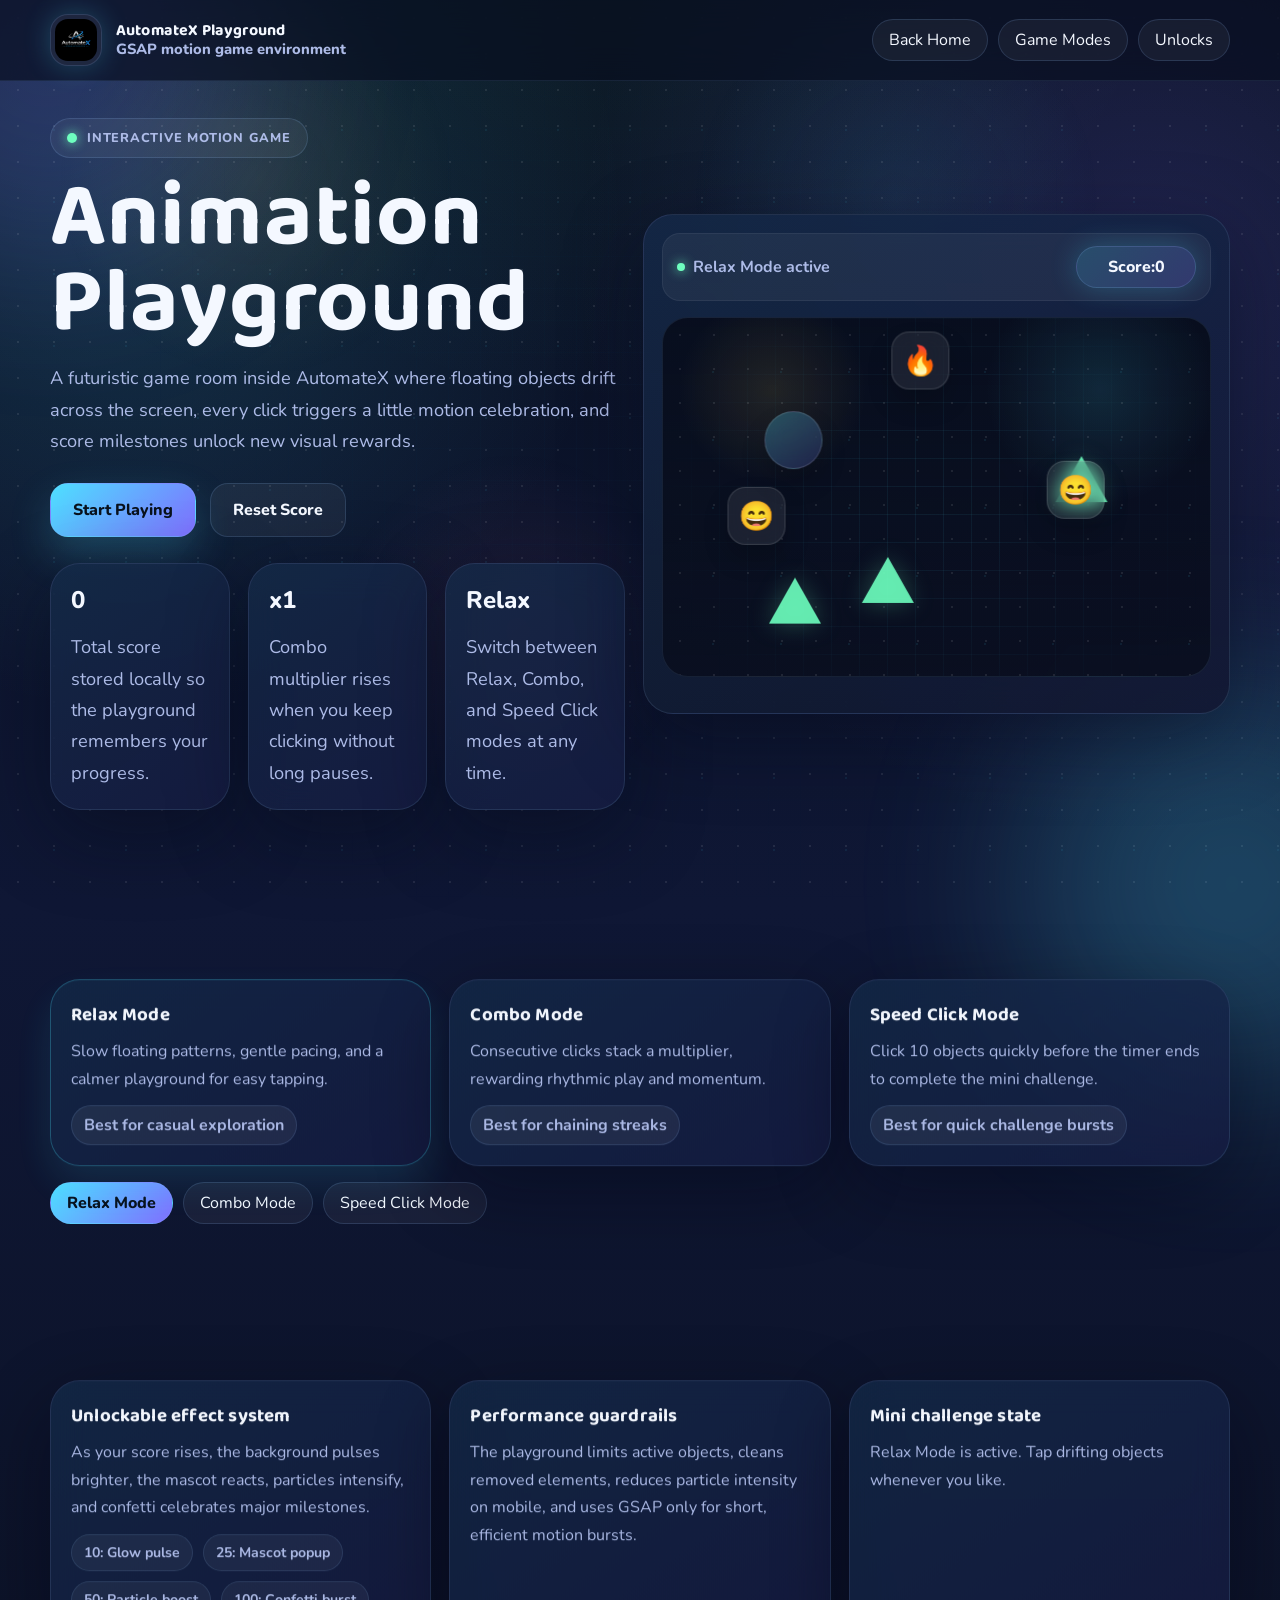
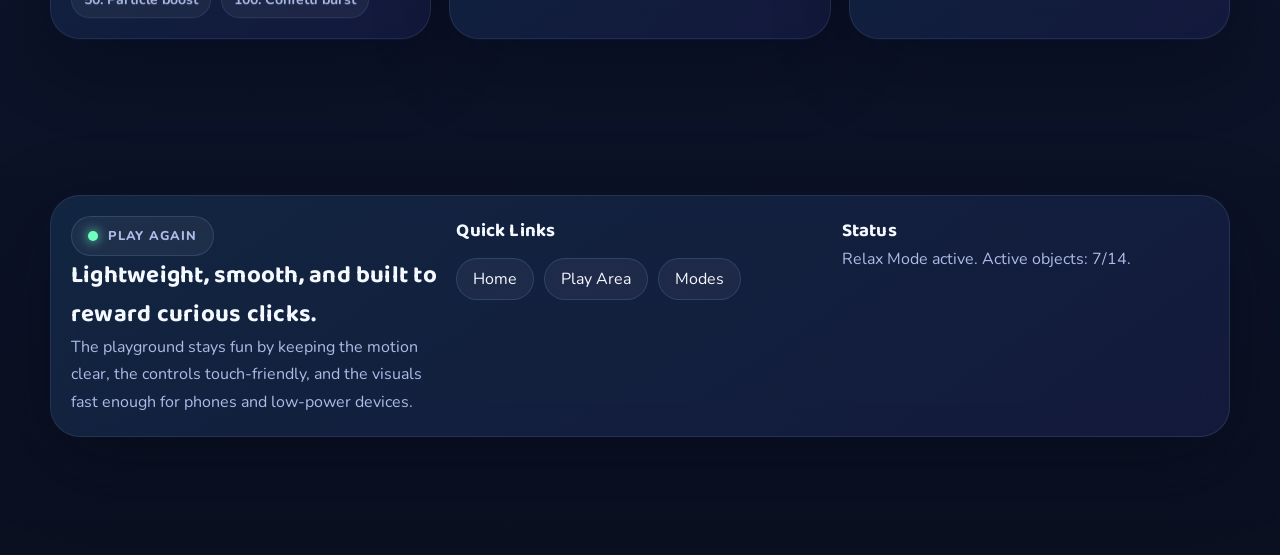
<file: playground.html>
<!DOCTYPE html>
<html lang="en">
<head>
  <meta charset="UTF-8" />
  <meta name="viewport" content="width=device-width, initial-scale=1.0" />
  <meta
    name="description"
    content="AutomateX Animation Playground is a futuristic GSAP-powered motion game with floating objects, score modes, unlockable effects, and mobile-friendly performance."
  />
  <title>AutomateX Animation Playground</title>
  <link rel="icon" type="image/png" href="./logo.png" />
  <link rel="apple-touch-icon" href="./logo.png" />
  <link rel="preconnect" href="https://fonts.googleapis.com" />
  <link rel="preconnect" href="https://fonts.gstatic.com" crossorigin />
  <link
    href="https://fonts.googleapis.com/css2?family=Baloo+2:wght@600;700;800&family=Nunito:wght@400;600;700;800&display=swap"
    rel="stylesheet"
  />
  <link rel="stylesheet" href="./transition.css" />
  <style>
    :root {
      --bg: #08101f;
      --bg-2: #111c3e;
      --panel: rgba(14, 22, 52, 0.74);
      --panel-strong: rgba(18, 28, 64, 0.88);
      --line: rgba(145, 193, 255, 0.18);
      --text: #f4f8ff;
      --muted: #adbbe7;
      --accent: #4de0ff;
      --accent-2: #7f6fff;
      --accent-3: #6effbf;
      --accent-4: #ffd75d;
      --accent-5: #ff7ec7;
      --shadow: 0 24px 80px rgba(4, 9, 24, 0.42);
      --glow: 0 0 28px rgba(77, 224, 255, 0.24);
      --container: min(1180px, calc(100vw - 28px));
      --header-height: 80px;
      --playground-bg:
        radial-gradient(circle at 10% 10%, rgba(77, 224, 255, 0.16), transparent 22%),
        radial-gradient(circle at 90% 12%, rgba(127, 111, 255, 0.18), transparent 26%),
        radial-gradient(circle at 48% -8%, rgba(110, 255, 191, 0.08), transparent 24%),
        linear-gradient(180deg, #08101f 0%, #0f1735 42%, #0a1020 100%);
    }

    * {
      box-sizing: border-box;
    }

    html {
      scroll-behavior: smooth;
    }

    body {
      margin: 0;
      min-height: 100vh;
      overflow-x: hidden;
      color: var(--text);
      font-family: "Nunito", sans-serif;
      background: var(--playground-bg);
    }

    body::before,
    body::after {
      content: "";
      position: fixed;
      width: 26rem;
      height: 26rem;
      border-radius: 50%;
      pointer-events: none;
      filter: blur(90px);
      opacity: 0.22;
      z-index: 0;
    }

    body::before {
      top: -10rem;
      left: -10rem;
      background: var(--accent-2);
    }

    body::after {
      right: -10rem;
      bottom: -12rem;
      background: var(--accent);
    }

    img,
    canvas {
      display: block;
      max-width: 100%;
    }

    a {
      color: inherit;
      text-decoration: none;
    }

    button {
      border: 0;
      background: none;
      color: inherit;
      font: inherit;
      cursor: pointer;
    }

    .site-shell {
      position: relative;
      z-index: 1;
    }

    .background-wave,
    .particle-field,
    .play-area-grid {
      position: fixed;
      inset: 0;
      pointer-events: none;
      z-index: 0;
    }

    .background-wave {
      background:
        radial-gradient(circle at 20% 20%, rgba(255, 215, 93, 0.08), transparent 16%),
        radial-gradient(circle at 70% 22%, rgba(77, 224, 255, 0.08), transparent 18%),
        radial-gradient(circle at 40% 70%, rgba(255, 126, 199, 0.08), transparent 18%);
      animation: waveDrift 18s linear infinite;
    }

    @keyframes waveDrift {
      from { transform: translate3d(0, 0, 0) scale(1); }
      50% { transform: translate3d(0, -18px, 0) scale(1.03); }
      to { transform: translate3d(0, 0, 0) scale(1); }
    }

    .particle-field {
      background-image:
        radial-gradient(circle, rgba(255, 255, 255, 0.42) 0 1px, transparent 1px),
        radial-gradient(circle, rgba(77, 224, 255, 0.34) 0 1px, transparent 1px);
      background-size: 36px 36px, 72px 72px;
      background-position: 0 0, 18px 22px;
      opacity: 0.22;
      animation: particleDrift 24s linear infinite;
    }

    @keyframes particleDrift {
      from { transform: translateY(0); }
      to { transform: translateY(-36px); }
    }

    .play-area-grid {
      background-image:
        linear-gradient(rgba(77, 224, 255, 0.06) 1px, transparent 1px),
        linear-gradient(90deg, rgba(77, 224, 255, 0.06) 1px, transparent 1px);
      background-size: 32px 32px;
      mask-image: radial-gradient(circle at center, black, transparent 84%);
      opacity: 0.32;
    }

    .topbar {
      position: sticky;
      top: 0;
      z-index: 50;
      backdrop-filter: blur(18px);
      background: rgba(8, 14, 32, 0.68);
      border-bottom: 1px solid rgba(145, 193, 255, 0.1);
    }

    .topbar-inner,
    .hero-grid,
    .hud-grid,
    .panel-grid,
    .mode-grid,
    .footer-grid {
      display: grid;
      gap: 18px;
    }

    .topbar-inner {
      width: var(--container);
      min-height: var(--header-height);
      margin: 0 auto;
      padding: 10px 0;
      display: flex;
      align-items: center;
      justify-content: space-between;
      gap: 16px;
    }

    .brand {
      display: inline-flex;
      align-items: center;
      gap: 14px;
      font-weight: 800;
    }

    .brand-logo {
      width: 52px;
      height: 52px;
      padding: 4px;
      border-radius: 18px;
      object-fit: cover;
      background: rgba(255, 255, 255, 0.06);
      border: 1px solid rgba(145, 193, 255, 0.16);
      box-shadow: var(--glow);
    }

    .brand-copy {
      display: grid;
      gap: 2px;
      line-height: 1.05;
    }

    .brand-copy strong,
    h1,
    h2,
    h3 {
      margin: 0;
      font-family: "Baloo 2", cursive;
      letter-spacing: 0.01em;
    }

    .brand-copy span {
      color: var(--muted);
      font-size: 0.92rem;
    }

    .nav-actions {
      display: flex;
      flex-wrap: wrap;
      align-items: center;
      gap: 10px;
    }

    .pill,
    .mode-button,
    .action-button,
    .social-pill {
      display: inline-flex;
      align-items: center;
      justify-content: center;
      min-height: 42px;
      padding: 0 16px;
      border-radius: 999px;
      border: 1px solid rgba(145, 193, 255, 0.16);
      background: rgba(255, 255, 255, 0.05);
      transition: transform 0.25s ease, box-shadow 0.25s ease, border-color 0.25s ease, background 0.25s ease;
    }

    .pill:hover,
    .mode-button:hover,
    .action-button:hover,
    .social-pill:hover {
      transform: translateY(-3px);
      box-shadow: var(--glow);
      border-color: rgba(178, 218, 255, 0.28);
    }

    .mode-button.active {
      background: linear-gradient(135deg, var(--accent), var(--accent-2));
      color: #08111d;
      font-weight: 800;
    }

    main,
    footer {
      position: relative;
    }

    section {
      width: var(--container);
      margin: 0 auto;
      padding: 78px 0;
    }

    .hero {
      min-height: calc(100vh - var(--header-height));
      display: grid;
      align-items: center;
      padding-top: 24px;
    }

    .hero-grid {
      align-items: center;
    }

    .eyebrow {
      display: inline-flex;
      align-items: center;
      gap: 10px;
      padding: 10px 16px;
      border-radius: 999px;
      background: rgba(255, 255, 255, 0.05);
      border: 1px solid rgba(145, 193, 255, 0.16);
      color: var(--muted);
      text-transform: uppercase;
      letter-spacing: 0.06em;
      font-size: 0.8rem;
      font-weight: 800;
    }

    .eyebrow::before {
      content: "";
      width: 10px;
      height: 10px;
      border-radius: 50%;
      background: var(--accent-3);
      box-shadow: 0 0 12px var(--accent-3);
    }

    .hero-copy h1 {
      margin-top: 18px;
      font-size: clamp(2.9rem, 10vw, 5.7rem);
      line-height: 0.94;
    }

    .hero-copy p,
    .panel p,
    .footer-card p,
    .mode-card p,
    .hud-card p {
      margin: 0;
      color: var(--muted);
      line-height: 1.72;
    }

    .hero-copy p {
      margin-top: 16px;
      max-width: 620px;
      font-size: clamp(1rem, 2.8vw, 1.14rem);
    }

    .hero-actions {
      display: flex;
      flex-wrap: wrap;
      gap: 14px;
      margin-top: 26px;
    }

    .action-button {
      min-height: 54px;
      padding: 0 22px;
      border-radius: 18px;
      font-weight: 800;
    }

    .action-button.primary {
      background: linear-gradient(135deg, var(--accent), var(--accent-2));
      color: #09121d;
      box-shadow: 0 18px 42px rgba(77, 224, 255, 0.22);
    }

    .hero-showcase,
    .panel,
    .hud-card,
    .mode-card,
    .footer-card {
      background: var(--panel);
      border: 1px solid var(--line);
      backdrop-filter: blur(18px);
      box-shadow: var(--shadow);
    }

    .hero-showcase,
    .panel,
    .hud-card,
    .mode-card,
    .footer-card {
      position: relative;
      overflow: hidden;
      border-radius: 30px;
    }

    .hero-showcase::before,
    .panel::before,
    .hud-card::before,
    .mode-card::before,
    .footer-card::before {
      content: "";
      position: absolute;
      inset: 0;
      background: linear-gradient(145deg, rgba(77, 224, 255, 0.12), rgba(127, 111, 255, 0.09));
      opacity: 0.68;
      pointer-events: none;
    }

    .hero-showcase > *,
    .panel > *,
    .hud-card > *,
    .mode-card > *,
    .footer-card > * {
      position: relative;
      z-index: 1;
    }

    .hero-showcase {
      min-height: 500px;
      padding: 18px;
      background: linear-gradient(180deg, rgba(14, 22, 52, 0.92), rgba(10, 16, 34, 0.88));
    }

    .hud-grid {
      grid-template-columns: repeat(3, minmax(0, 1fr));
      margin-top: 26px;
    }

    .hud-card,
    .mode-card,
    .panel,
    .footer-card {
      padding: 20px;
    }

    .hud-value {
      display: block;
      font-size: 1.5rem;
      font-weight: 800;
      margin-bottom: 8px;
    }

    .game-head {
      display: flex;
      justify-content: space-between;
      align-items: center;
      gap: 12px;
      padding: 12px 14px;
      border-radius: 18px;
      background: rgba(255, 255, 255, 0.05);
      border: 1px solid rgba(255, 255, 255, 0.06);
      margin-bottom: 16px;
    }

    .game-status {
      display: inline-flex;
      align-items: center;
      gap: 8px;
      color: var(--muted);
      font-weight: 700;
    }

    .game-status::before {
      content: "";
      width: 8px;
      height: 8px;
      border-radius: 50%;
      background: var(--accent-3);
      box-shadow: 0 0 12px var(--accent-3);
    }

    .score-pill {
      min-width: 120px;
      min-height: 42px;
      display: inline-flex;
      align-items: center;
      justify-content: center;
      padding: 0 16px;
      border-radius: 999px;
      font-weight: 800;
      background: linear-gradient(135deg, rgba(77, 224, 255, 0.18), rgba(127, 111, 255, 0.2));
      border: 1px solid rgba(145, 193, 255, 0.18);
      box-shadow: var(--glow);
    }

    .playground-stage {
      position: relative;
      min-height: 360px;
      border-radius: 26px;
      overflow: hidden;
      background:
        radial-gradient(circle at 20% 20%, rgba(255, 215, 93, 0.1), transparent 18%),
        radial-gradient(circle at 80% 20%, rgba(77, 224, 255, 0.12), transparent 22%),
        linear-gradient(180deg, rgba(8, 14, 30, 0.98), rgba(8, 12, 26, 0.74));
      border: 1px solid rgba(145, 193, 255, 0.1);
      isolation: isolate;
    }

    .stage-overlay,
    .stage-particles {
      position: absolute;
      inset: 0;
      pointer-events: none;
    }

    .stage-overlay {
      background-image:
        linear-gradient(rgba(77, 224, 255, 0.08) 1px, transparent 1px),
        linear-gradient(90deg, rgba(77, 224, 255, 0.08) 1px, transparent 1px);
      background-size: 28px 28px;
      mask-image: radial-gradient(circle at center, black, transparent 88%);
    }

    .stage-particles {
      background-image:
        radial-gradient(circle, rgba(255, 255, 255, 0.38) 0 1px, transparent 1px),
        radial-gradient(circle, rgba(77, 224, 255, 0.34) 0 1px, transparent 1px);
      background-size: 34px 34px, 68px 68px;
      background-position: 0 0, 16px 20px;
      opacity: 0.24;
      animation: particleDrift 20s linear infinite;
    }

    .floating-layer {
      position: absolute;
      inset: 0;
      overflow: hidden;
      touch-action: manipulation;
    }

    .game-object {
      position: absolute;
      width: 58px;
      height: 58px;
      display: grid;
      place-items: center;
      border-radius: 20px;
      color: white;
      user-select: none;
      -webkit-user-select: none;
      touch-action: manipulation;
      border: 1px solid rgba(255, 255, 255, 0.14);
      background: rgba(255, 255, 255, 0.08);
      box-shadow: 0 14px 26px rgba(0, 0, 0, 0.18);
      backdrop-filter: blur(10px);
      cursor: pointer;
      will-change: transform, opacity;
    }

    .game-object.emoji {
      font-size: 1.8rem;
      border-radius: 18px;
    }

    .game-object.shape-circle {
      border-radius: 50%;
      background: linear-gradient(145deg, rgba(77, 224, 255, 0.28), rgba(127, 111, 255, 0.18));
    }

    .game-object.shape-square {
      border-radius: 18px;
      background: linear-gradient(145deg, rgba(255, 215, 93, 0.24), rgba(255, 126, 199, 0.18));
    }

    .game-object.shape-triangle {
      background: transparent;
      border: 0;
      box-shadow: none;
      backdrop-filter: none;
    }

    .game-object.shape-triangle::before {
      content: "";
      width: 0;
      height: 0;
      border-left: 26px solid transparent;
      border-right: 26px solid transparent;
      border-bottom: 46px solid rgba(110, 255, 191, 0.9);
      filter: drop-shadow(0 0 12px rgba(110, 255, 191, 0.28));
    }

    .burst {
      position: absolute;
      width: 18px;
      height: 18px;
      border-radius: 50%;
      border: 2px solid rgba(255, 255, 255, 0.72);
      pointer-events: none;
      z-index: 5;
    }

    .mode-grid,
    .panel-grid {
      grid-template-columns: repeat(auto-fit, minmax(220px, 1fr));
    }

    .mode-card.active {
      border-color: rgba(77, 224, 255, 0.32);
      box-shadow: 0 18px 42px rgba(77, 224, 255, 0.12);
    }

    .mode-card h3,
    .panel h3 {
      margin-bottom: 8px;
    }

    .mode-actions {
      display: flex;
      gap: 10px;
      flex-wrap: wrap;
      margin-top: 16px;
    }

    .mode-banner {
      display: inline-flex;
      align-items: center;
      gap: 8px;
      padding: 8px 12px;
      border-radius: 999px;
      background: rgba(255, 255, 255, 0.06);
      border: 1px solid rgba(145, 193, 255, 0.14);
      color: var(--muted);
      font-weight: 700;
      margin-top: 12px;
    }

    .unlock-list,
    .social-links {
      display: flex;
      flex-wrap: wrap;
      gap: 10px;
      margin-top: 12px;
    }

    .unlock-chip {
      display: inline-flex;
      align-items: center;
      gap: 8px;
      padding: 8px 12px;
      border-radius: 999px;
      background: rgba(255, 255, 255, 0.05);
      border: 1px solid rgba(145, 193, 255, 0.12);
      color: var(--muted);
      font-size: 0.88rem;
      font-weight: 700;
    }

    .unlock-chip.unlocked {
      color: #08111d;
      background: linear-gradient(135deg, var(--accent-4), var(--accent));
      border-color: transparent;
      box-shadow: var(--glow);
    }

    .mascot-popup {
      position: fixed;
      right: 18px;
      bottom: 18px;
      z-index: 40;
      width: min(300px, calc(100vw - 36px));
      padding: 16px;
      border-radius: 24px;
      background: rgba(16, 24, 58, 0.92);
      border: 1px solid rgba(145, 193, 255, 0.18);
      box-shadow: var(--shadow);
      display: flex;
      align-items: center;
      gap: 14px;
      transform: translateY(120%);
      opacity: 0;
    }

    .mascot-avatar {
      width: 68px;
      height: 68px;
      flex: 0 0 68px;
      border-radius: 22px;
      display: grid;
      place-items: center;
      font-size: 2rem;
      background: linear-gradient(145deg, rgba(77, 224, 255, 0.22), rgba(127, 111, 255, 0.24));
      border: 1px solid rgba(145, 193, 255, 0.16);
      box-shadow: var(--glow);
    }

    .mascot-popup strong {
      display: block;
      margin-bottom: 6px;
    }

    .mascot-popup p {
      margin: 0;
      color: var(--muted);
      line-height: 1.6;
    }

    .footer-card {
      margin-bottom: 40px;
    }

    .footer-grid {
      grid-template-columns: repeat(auto-fit, minmax(220px, 1fr));
      align-items: start;
    }

    .reveal {
      opacity: 1;
      transform: none;
    }

    @media (min-width: 860px) {
      .hero-grid {
        grid-template-columns: 1fr 1.02fr;
      }
    }

    @media (max-width: 859px) {
      .topbar-inner {
        justify-content: center;
      }

      .nav-actions {
        justify-content: center;
      }

      .hud-grid {
        grid-template-columns: 1fr;
      }
    }

    @media (prefers-reduced-motion: reduce) {
      html {
        scroll-behavior: auto;
      }

      *,
      *::before,
      *::after {
        animation-duration: 0.01ms !important;
        animation-iteration-count: 1 !important;
        transition-duration: 0.01ms !important;
      }
    }
  </style>
</head>
<body>
  <div class="background-wave" aria-hidden="true"></div>
  <div class="particle-field" id="particleField" aria-hidden="true"></div>
  <div class="play-area-grid" aria-hidden="true"></div>

  <div class="site-shell">
    <header class="topbar">
      <div class="topbar-inner">
        <a class="brand" href="./index.html" aria-label="Back to AutomateX home">
          <img class="brand-logo" src="./logo.png" alt="AutomateX logo" />
          <span class="brand-copy">
            <strong>AutomateX Playground</strong>
            <span>GSAP motion game environment</span>
          </span>
        </a>
        <div class="nav-actions">
          <a class="pill" href="./index.html">Back Home</a>
          <a class="pill" href="#modes">Game Modes</a>
          <a class="pill" href="#rewards">Unlocks</a>
        </div>
      </div>
    </header>

    <main>
      <section class="hero">
        <div class="hero-grid">
          <div class="hero-copy reveal">
            <span class="eyebrow">Interactive Motion Game</span>
            <h1>Animation Playground</h1>
            <p>
              A futuristic game room inside AutomateX where floating objects drift across the screen,
              every click triggers a little motion celebration, and score milestones unlock new visual rewards.
            </p>
            <div class="hero-actions">
              <a class="action-button primary" href="#playground">Start Playing</a>
              <button class="action-button" id="resetScoreButton" type="button">Reset Score</button>
            </div>
            <div class="hud-grid">
              <article class="hud-card reveal">
                <strong class="hud-value" id="hudScore">0</strong>
                <p>Total score stored locally so the playground remembers your progress.</p>
              </article>
              <article class="hud-card reveal">
                <strong class="hud-value" id="hudCombo">x1</strong>
                <p>Combo multiplier rises when you keep clicking without long pauses.</p>
              </article>
              <article class="hud-card reveal">
                <strong class="hud-value" id="hudMode">Relax</strong>
                <p>Switch between Relax, Combo, and Speed Click modes at any time.</p>
              </article>
            </div>
          </div>

          <div class="hero-showcase reveal" id="playground">
            <div class="game-head">
              <span class="game-status" id="modeStatus">Relax Mode active</span>
              <div class="score-pill">Score: <span id="liveScore">0</span></div>
            </div>
            <div class="playground-stage" id="playgroundStage">
              <div class="stage-overlay"></div>
              <div class="stage-particles"></div>
              <div class="floating-layer" id="floatingLayer"></div>
            </div>
          </div>
        </div>
      </section>

      <section id="modes">
        <div class="panel-grid">
          <article class="mode-card reveal active" data-mode-card="relax">
            <h3>Relax Mode</h3>
            <p>Slow floating patterns, gentle pacing, and a calmer playground for easy tapping.</p>
            <div class="mode-banner">Best for casual exploration</div>
          </article>
          <article class="mode-card reveal" data-mode-card="combo">
            <h3>Combo Mode</h3>
            <p>Consecutive clicks stack a multiplier, rewarding rhythmic play and momentum.</p>
            <div class="mode-banner">Best for chaining streaks</div>
          </article>
          <article class="mode-card reveal" data-mode-card="speed">
            <h3>Speed Click Mode</h3>
            <p>Click 10 objects quickly before the timer ends to complete the mini challenge.</p>
            <div class="mode-banner">Best for quick challenge bursts</div>
          </article>
        </div>
        <div class="mode-actions">
          <button class="mode-button active" data-mode="relax" type="button">Relax Mode</button>
          <button class="mode-button" data-mode="combo" type="button">Combo Mode</button>
          <button class="mode-button" data-mode="speed" type="button">Speed Click Mode</button>
        </div>
      </section>

      <section id="rewards">
        <div class="panel-grid">
          <article class="panel reveal">
            <h3>Unlockable effect system</h3>
            <p>As your score rises, the background pulses brighter, the mascot reacts, particles intensify, and confetti celebrates major milestones.</p>
            <div class="unlock-list">
              <span class="unlock-chip" id="unlock10">10: Glow pulse</span>
              <span class="unlock-chip" id="unlock25">25: Mascot popup</span>
              <span class="unlock-chip" id="unlock50">50: Particle boost</span>
              <span class="unlock-chip" id="unlock100">100: Confetti burst</span>
            </div>
          </article>
          <article class="panel reveal">
            <h3>Performance guardrails</h3>
            <p>The playground limits active objects, cleans removed elements, reduces particle intensity on mobile, and uses GSAP only for short, efficient motion bursts.</p>
          </article>
          <article class="panel reveal">
            <h3>Mini challenge state</h3>
            <p id="challengeText">Relax Mode is active. Tap drifting objects whenever you like.</p>
          </article>
        </div>
      </section>
    </main>

    <footer>
      <section>
        <div class="footer-card reveal">
          <div class="footer-grid">
            <div>
              <span class="eyebrow">Play Again</span>
              <h2>Lightweight, smooth, and built to reward curious clicks.</h2>
              <p>The playground stays fun by keeping the motion clear, the controls touch-friendly, and the visuals fast enough for phones and low-power devices.</p>
            </div>
            <div>
              <h3>Quick Links</h3>
              <div class="social-links">
                <a class="social-pill" href="./index.html">Home</a>
                <a class="social-pill" href="#playground">Play Area</a>
                <a class="social-pill" href="#modes">Modes</a>
              </div>
            </div>
            <div>
              <h3>Status</h3>
              <p id="footerStatus">Playground initialized and waiting for the next floating object.</p>
            </div>
          </div>
        </div>
      </section>
    </footer>
  </div>

  <aside class="mascot-popup" id="mascotPopup" aria-live="polite">
    <div class="mascot-avatar">🤖</div>
    <div>
      <strong>AXI says nice work!</strong>
      <p>You unlocked a new reaction reward in the playground.</p>
    </div>
  </aside>

  <script src="https://cdnjs.cloudflare.com/ajax/libs/gsap/3.12.5/gsap.min.js"></script>
  <script>
    document.addEventListener("DOMContentLoaded", () => {
      console.log("[AutomateX Playground] DOM ready");

      const prefersReducedMotion = window.matchMedia("(prefers-reduced-motion: reduce)").matches;
      const isMobile = window.innerWidth < 768;
      const maxObjects = prefersReducedMotion ? 8 : isMobile ? 10 : 14;
      const stage = document.getElementById("playgroundStage");
      const layer = document.getElementById("floatingLayer");
      const liveScore = document.getElementById("liveScore");
      const hudScore = document.getElementById("hudScore");
      const hudCombo = document.getElementById("hudCombo");
      const hudMode = document.getElementById("hudMode");
      const modeStatus = document.getElementById("modeStatus");
      const challengeText = document.getElementById("challengeText");
      const footerStatus = document.getElementById("footerStatus");
      const particleField = document.getElementById("particleField");
      const mascotPopup = document.getElementById("mascotPopup");
      const resetScoreButton = document.getElementById("resetScoreButton");
      const modeButtons = Array.from(document.querySelectorAll(".mode-button"));
      const modeCards = Array.from(document.querySelectorAll("[data-mode-card]"));
      const unlock10 = document.getElementById("unlock10");
      const unlock25 = document.getElementById("unlock25");
      const unlock50 = document.getElementById("unlock50");
      const unlock100 = document.getElementById("unlock100");

      const state = {
        mode: "relax",
        score: Number(localStorage.getItem("automatex-playground-score") || "0"),
        displayedScore: 0,
        combo: 1,
        lastClickAt: 0,
        speedHits: 0,
        speedRunning: false,
        speedEndsAt: 0,
        objects: new Map(),
        objectId: 0,
        spawnTimer: null,
        cleanupTimer: null,
        rewardFlags: {
          pulse10: false,
          popup25: false,
          particles50: false,
          confetti100: false
        }
      };

      const objectPool = [
        { type: "emoji", label: "⭐" },
        { type: "emoji", label: "😄" },
        { type: "emoji", label: "🔥" },
        { type: "emoji", label: "✨" },
        { type: "shape-circle", label: "" },
        { type: "shape-square", label: "" },
        { type: "shape-triangle", label: "" }
      ];

      const modeConfig = {
        relax: {
          label: "Relax",
          status: "Relax Mode active",
          text: "Relax Mode is active. Tap drifting objects whenever you like.",
          spawnInterval: 1300,
          travelTime: [8.5, 11.5],
          comboWindow: 1600,
          basePoints: 1
        },
        combo: {
          label: "Combo",
          status: "Combo Mode active",
          text: "Combo Mode is active. Keep clicks close together to raise your multiplier.",
          spawnInterval: 1000,
          travelTime: [7.2, 10],
          comboWindow: 1100,
          basePoints: 1
        },
        speed: {
          label: "Speed",
          status: "Speed Click Mode active",
          text: "Speed Click Mode is active. Hit 10 objects before the timer ends.",
          spawnInterval: 760,
          travelTime: [5.5, 7.5],
          comboWindow: 900,
          basePoints: 1
        }
      };

      function saveScore() {
        localStorage.setItem("automatex-playground-score", String(state.score));
      }

      function animateScoreDisplay(target) {
        if (!window.gsap) {
          liveScore.textContent = String(target);
          hudScore.textContent = String(target);
          return;
        }

        const holder = { value: Number(hudScore.textContent || "0") };
        window.gsap.to(holder, {
          value: target,
          duration: 0.45,
          ease: "power2.out",
          onUpdate: () => {
            const rounded = Math.round(holder.value);
            liveScore.textContent = String(rounded);
            hudScore.textContent = String(rounded);
          }
        });
      }

      function updateComboDisplay() {
        hudCombo.textContent = `x${state.combo}`;
      }

      function updateModeUI() {
        const config = modeConfig[state.mode];
        hudMode.textContent = config.label;
        modeStatus.textContent = config.status;
        challengeText.textContent = config.text;
        footerStatus.textContent = `${config.status}. Active objects: ${state.objects.size}/${maxObjects}.`;

        modeButtons.forEach((button) => {
          button.classList.toggle("active", button.dataset.mode === state.mode);
        });

        modeCards.forEach((card) => {
          card.classList.toggle("active", card.dataset.modeCard === state.mode);
        });
      }

      function triggerBackgroundPulse() {
        document.body.animate(
          [
            { filter: "brightness(1)" },
            { filter: "brightness(1.12)" },
            { filter: "brightness(1)" }
          ],
          { duration: 1100, easing: "ease-in-out" }
        );
      }

      function showMascotPopup() {
        if (!window.gsap) {
          mascotPopup.style.transform = "translateY(0)";
          mascotPopup.style.opacity = "1";
          window.setTimeout(() => {
            mascotPopup.style.transform = "translateY(120%)";
            mascotPopup.style.opacity = "0";
          }, 2600);
          return;
        }

        window.gsap.killTweensOf(mascotPopup);
        window.gsap.to(mascotPopup, {
          y: 0,
          opacity: 1,
          duration: 0.45,
          ease: "back.out(1.6)",
          onStart: () => {
            mascotPopup.style.transform = "translateY(0)";
          }
        });
        window.gsap.to(mascotPopup, {
          opacity: 0,
          y: 120,
          duration: 0.5,
          delay: 2.4,
          ease: "power2.in"
        });
      }

      function createConfettiBurst() {
        for (let i = 0; i < 22; i += 1) {
          const piece = document.createElement("span");
          piece.style.position = "fixed";
          piece.style.left = `${Math.random() * 100}%`;
          piece.style.top = "-20px";
          piece.style.width = "12px";
          piece.style.height = "18px";
          piece.style.borderRadius = "4px";
          piece.style.zIndex = "80";
          piece.style.pointerEvents = "none";
          piece.style.background = ["#4de0ff", "#7f6fff", "#6effbf", "#ffd75d", "#ff7ec7"][i % 5];
          document.body.appendChild(piece);

          if (window.gsap) {
            window.gsap.to(piece, {
              y: window.innerHeight + 50,
              x: (Math.random() - 0.5) * 220,
              rotation: Math.random() * 520,
              opacity: 0,
              duration: 2.4 + Math.random() * 0.6,
              ease: "power1.out",
              onComplete: () => piece.remove()
            });
          } else {
            window.setTimeout(() => piece.remove(), 2600);
          }
        }
      }

      function updateUnlocks() {
        if (state.score >= 10 && !state.rewardFlags.pulse10) {
          state.rewardFlags.pulse10 = true;
          unlock10.classList.add("unlocked");
          triggerBackgroundPulse();
        }

        if (state.score >= 25 && !state.rewardFlags.popup25) {
          state.rewardFlags.popup25 = true;
          unlock25.classList.add("unlocked");
          showMascotPopup();
        }

        if (state.score >= 50 && !state.rewardFlags.particles50) {
          state.rewardFlags.particles50 = true;
          unlock50.classList.add("unlocked");
          particleField.style.opacity = isMobile ? "0.28" : "0.4";
        }

        if (state.score >= 100 && !state.rewardFlags.confetti100) {
          state.rewardFlags.confetti100 = true;
          unlock100.classList.add("unlocked");
          createConfettiBurst();
        }
      }

      function clampPosition(value, max) {
        return Math.max(0, Math.min(value, max));
      }

      function createBurst(x, y) {
        const burst = document.createElement("span");
        burst.className = "burst";
        burst.style.left = `${x - 9}px`;
        burst.style.top = `${y - 9}px`;
        burst.style.borderColor = "rgba(255,255,255,0.78)";
        layer.appendChild(burst);

        if (window.gsap) {
          window.gsap.fromTo(
            burst,
            { scale: 0.2, opacity: 1 },
            {
              scale: 4,
              opacity: 0,
              duration: 0.45,
              ease: "power2.out",
              onComplete: () => burst.remove()
            }
          );
        } else {
          window.setTimeout(() => burst.remove(), 500);
        }
      }

      function removeObject(id) {
        const entry = state.objects.get(id);
        if (!entry) return;
        if (entry.floatTween) entry.floatTween.kill();
        if (entry.driftTween) entry.driftTween.kill();
        entry.element.remove();
        state.objects.delete(id);
        footerStatus.textContent = `${modeConfig[state.mode].status}. Active objects: ${state.objects.size}/${maxObjects}.`;
      }

      function handleSpeedChallengeSuccess() {
        state.speedRunning = false;
        state.speedHits = 0;
        challengeText.textContent = "Speed challenge complete! A quick reward burst has been triggered.";
        createConfettiBurst();
      }

      function registerHit(points) {
        state.score += points;
        saveScore();
        animateScoreDisplay(state.score);
        updateUnlocks();
      }

      function handleObjectClick(id, event) {
        const entry = state.objects.get(id);
        if (!entry || entry.hit) return;
        entry.hit = true;

        const now = Date.now();
        const config = modeConfig[state.mode];
        if (now - state.lastClickAt <= config.comboWindow) {
          state.combo = Math.min(state.combo + 1, 6);
        } else {
          state.combo = 1;
        }
        state.lastClickAt = now;
        updateComboDisplay();

        let points = config.basePoints;
        if (state.mode === "combo") {
          points *= state.combo;
        }
        registerHit(points);

        if (state.mode === "speed") {
          if (!state.speedRunning) {
            state.speedRunning = true;
            state.speedHits = 0;
            state.speedEndsAt = Date.now() + 12000;
          }
          state.speedHits += 1;
          challengeText.textContent = `Speed challenge: ${state.speedHits}/10 hits before time runs out.`;
          if (state.speedHits >= 10) {
            handleSpeedChallengeSuccess();
          }
        }

        const rect = layer.getBoundingClientRect();
        const burstX = event.clientX ? event.clientX - rect.left : entry.x + 24;
        const burstY = event.clientY ? event.clientY - rect.top : entry.y + 24;
        createBurst(burstX, burstY);

        if (window.gsap) {
          window.gsap.to(entry.element, {
            scale: 1.45,
            opacity: 0,
            rotation: 22,
            duration: 0.36,
            ease: "back.in(1.6)",
            onComplete: () => removeObject(id)
          });
        } else {
          removeObject(id);
        }
      }

      function randomObjectData() {
        const seed = objectPool[Math.floor(Math.random() * objectPool.length)];
        return { ...seed };
      }

      function spawnObject() {
        if (state.objects.size >= maxObjects) return;
        const bounds = layer.getBoundingClientRect();
        if (!bounds.width || !bounds.height) return;

        const object = document.createElement("button");
        const data = randomObjectData();
        const id = `object-${state.objectId += 1}`;
        const x = Math.random() * Math.max(bounds.width - 64, 40);
        const y = Math.random() * Math.max(bounds.height - 84, 40);
        const driftX = clampPosition(x + (Math.random() - 0.5) * 180, bounds.width - 60);
        const driftY = clampPosition(y + (Math.random() - 0.5) * 140, bounds.height - 60);
        const config = modeConfig[state.mode];
        const duration = config.travelTime[0] + Math.random() * (config.travelTime[1] - config.travelTime[0]);

        object.className = `game-object ${data.type}`;
        object.type = "button";
        object.setAttribute("aria-label", "Floating game object");
        object.style.left = `${x}px`;
        object.style.top = `${y}px`;
        if (data.label) object.textContent = data.label;
        layer.appendChild(object);

        let floatTween = null;
        let driftTween = null;

        if (window.gsap && !prefersReducedMotion) {
          floatTween = window.gsap.to(object, {
            y: "+=18",
            duration: 1.6 + Math.random(),
            repeat: -1,
            yoyo: true,
            ease: "sine.inOut"
          });

          driftTween = window.gsap.to(object, {
            x: driftX - x,
            y: driftY - y,
            duration,
            ease: "sine.inOut",
            onComplete: () => {
              if (!state.objects.get(id)?.hit) {
                removeObject(id);
              }
            }
          });
        } else {
          window.setTimeout(() => {
            if (!state.objects.get(id)?.hit) {
              removeObject(id);
            }
          }, duration * 1000);
        }

        const entry = {
          id,
          element: object,
          x,
          y,
          hit: false,
          floatTween,
          driftTween
        };

        state.objects.set(id, entry);
        object.addEventListener("click", (event) => handleObjectClick(id, event), { passive: true });
        footerStatus.textContent = `${modeConfig[state.mode].status}. Active objects: ${state.objects.size}/${maxObjects}.`;
      }

      function startSpawner() {
        if (state.spawnTimer) window.clearInterval(state.spawnTimer);
        const interval = modeConfig[state.mode].spawnInterval;
        state.spawnTimer = window.setInterval(() => {
          spawnObject();
        }, interval);
      }

      function pruneObjectsForMode() {
        const ids = Array.from(state.objects.keys());
        while (ids.length > maxObjects) {
          const id = ids.shift();
          if (id) removeObject(id);
        }
      }

      function switchMode(mode) {
        state.mode = mode;
        state.combo = 1;
        state.speedHits = 0;
        state.speedRunning = false;
        updateComboDisplay();
        updateModeUI();
        startSpawner();
        pruneObjectsForMode();
      }

      function initModeButtons() {
        modeButtons.forEach((button) => {
          button.addEventListener("click", () => {
            switchMode(button.dataset.mode);
          });
        });
      }

      function initReset() {
        resetScoreButton.addEventListener("click", () => {
          state.score = 0;
          state.combo = 1;
          state.speedHits = 0;
          state.speedRunning = false;
          state.rewardFlags = {
            pulse10: false,
            popup25: false,
            particles50: false,
            confetti100: false
          };
          [unlock10, unlock25, unlock50, unlock100].forEach((chip) => chip.classList.remove("unlocked"));
          particleField.style.opacity = isMobile ? "0.18" : "0.22";
          saveScore();
          animateScoreDisplay(0);
          updateComboDisplay();
          updateModeUI();
          challengeText.textContent = "Score reset. The playground is ready for a fresh run.";
        });
      }

      function initChallengeLoop() {
        state.cleanupTimer = window.setInterval(() => {
          if (state.mode === "speed" && state.speedRunning && Date.now() > state.speedEndsAt) {
            state.speedRunning = false;
            state.speedHits = 0;
            challengeText.textContent = "Speed challenge ended. Switch modes or try another quick burst.";
          }

          if (Date.now() - state.lastClickAt > modeConfig[state.mode].comboWindow) {
            if (state.combo !== 1) {
              state.combo = 1;
              updateComboDisplay();
            }
          }
        }, 300);
      }

      function initInitialState() {
        animateScoreDisplay(state.score);
        updateComboDisplay();
        updateModeUI();
        updateUnlocks();
        if (state.score >= 50) {
          particleField.style.opacity = isMobile ? "0.28" : "0.4";
        }
        for (let i = 0; i < Math.min(6, maxObjects); i += 1) {
          spawnObject();
        }
        startSpawner();
      }

      function initScrollReveal() {
        const revealElements = document.querySelectorAll(".reveal");
        if (!("IntersectionObserver" in window) || !window.gsap || prefersReducedMotion) {
          return;
        }

        const observer = new IntersectionObserver((entries) => {
          entries.forEach((entry) => {
            if (!entry.isIntersecting) return;
            window.gsap.from(entry.target, {
              y: 20,
              opacity: 0,
              duration: 0.7,
              ease: "power2.out"
            });
            observer.unobserve(entry.target);
          });
        }, { threshold: 0.2 });

        revealElements.forEach((node) => observer.observe(node));
      }

      initModeButtons();
      initReset();
      initChallengeLoop();
      initInitialState();
      initScrollReveal();

      console.log("[AutomateX Playground] Initialized", {
        mode: state.mode,
        maxObjects,
        score: state.score,
        mobile: isMobile
      });
    });
  </script>
  <script src="./transition.js"></script>
</body>
</html>
</file>
<file: transition.css>
.page-transition-layer {
  position: fixed;
  inset: 0;
  z-index: 200;
  pointer-events: none;
  opacity: 0;
  visibility: hidden;
  contain: layout style paint;
}

.page-transition-layer.is-active {
  opacity: 1;
  visibility: visible;
}

.page-transition-shadow {
  position: absolute;
  inset: 0;
  background:
    radial-gradient(circle at center, rgba(0, 0, 0, 0.08), rgba(0, 0, 0, 0.34)),
    linear-gradient(180deg, rgba(8, 12, 24, 0.16), rgba(8, 12, 24, 0.32));
  opacity: 0;
}

.page-transition-sheet {
  position: absolute;
  inset: 0;
  overflow: hidden;
  transform: scaleX(0);
  will-change: transform, opacity;
}

.page-transition-sheet[data-side="right"] {
  transform-origin: right center;
}

.page-transition-sheet[data-side="left"] {
  transform-origin: left center;
}

.page-transition-fabric {
  position: absolute;
  inset: 0;
  background:
    radial-gradient(circle at 20% 20%, rgba(255, 255, 255, 0.14), transparent 18%),
    radial-gradient(circle at 80% 22%, rgba(255, 255, 255, 0.1), transparent 20%),
    linear-gradient(135deg, rgba(77, 224, 255, 0.94), rgba(127, 111, 255, 0.92));
  box-shadow:
    inset 0 0 0 1px rgba(255, 255, 255, 0.18),
    inset 0 0 44px rgba(255, 255, 255, 0.12),
    0 0 42px rgba(77, 224, 255, 0.24);
}

.page-transition-fabric::before,
.page-transition-fabric::after {
  content: "";
  position: absolute;
  inset: 0;
  pointer-events: none;
}

.page-transition-fabric::before {
  background:
    linear-gradient(90deg, rgba(255, 255, 255, 0.18), transparent 18%, transparent 82%, rgba(255, 255, 255, 0.14)),
    linear-gradient(180deg, rgba(255, 255, 255, 0.08), transparent 45%, rgba(0, 0, 0, 0.12));
  mix-blend-mode: screen;
}

.page-transition-fabric::after {
  background:
    radial-gradient(circle at 10% 50%, rgba(255, 255, 255, 0.32), transparent 10%),
    radial-gradient(circle at 90% 50%, rgba(255, 255, 255, 0.24), transparent 12%);
  opacity: 0.65;
}

.page-transition-rope {
  position: absolute;
  top: 50%;
  width: min(34vw, 320px);
  height: 10px;
  border-radius: 999px;
  background: linear-gradient(90deg, rgba(255, 255, 255, 0.08), rgba(255, 255, 255, 0.82), rgba(255, 255, 255, 0.1));
  box-shadow: 0 0 18px rgba(255, 255, 255, 0.18);
  transform: translateY(-50%) scaleX(0);
  opacity: 0;
  will-change: transform, opacity;
}

.page-transition-rope[data-side="right"] {
  right: 92px;
  transform-origin: right center;
}

.page-transition-rope[data-side="left"] {
  left: 92px;
  transform-origin: left center;
}

.page-transition-character {
  position: absolute;
  top: 50%;
  width: min(18vw, 150px);
  min-width: 96px;
  aspect-ratio: 1;
  transform: translateY(-50%);
  will-change: transform, opacity;
  filter: drop-shadow(0 18px 28px rgba(0, 0, 0, 0.24));
}

.page-transition-character[data-side="right"] {
  right: 16px;
}

.page-transition-character[data-side="left"] {
  left: 16px;
}

.page-transition-character svg {
  width: 100%;
  height: 100%;
  overflow: visible;
}

.transition-character-body {
  transform-origin: center center;
}

.transition-eye {
  transform-origin: center center;
}

.page-transition-layer[data-theme="light"] .page-transition-fabric {
  background:
    radial-gradient(circle at 20% 20%, rgba(255, 255, 255, 0.28), transparent 18%),
    radial-gradient(circle at 80% 22%, rgba(255, 255, 255, 0.22), transparent 20%),
    linear-gradient(135deg, rgba(227, 241, 255, 0.98), rgba(180, 212, 255, 0.96));
  box-shadow:
    inset 0 0 0 1px rgba(255, 255, 255, 0.72),
    inset 0 0 44px rgba(255, 255, 255, 0.2),
    0 0 42px rgba(77, 224, 255, 0.16);
}

.page-transition-layer[data-theme="neon-moon"] .page-transition-fabric {
  background:
    radial-gradient(circle at 20% 20%, rgba(255, 255, 255, 0.14), transparent 18%),
    radial-gradient(circle at 80% 22%, rgba(255, 255, 255, 0.12), transparent 20%),
    linear-gradient(135deg, rgba(106, 244, 255, 0.96), rgba(167, 103, 255, 0.94));
  box-shadow:
    inset 0 0 0 1px rgba(255, 255, 255, 0.18),
    inset 0 0 44px rgba(255, 255, 255, 0.08),
    0 0 48px rgba(106, 244, 255, 0.28);
}

.site-shell.transition-stretch {
  will-change: transform, opacity;
  transform-origin: center center;
}

@media (max-width: 767px) {
  .page-transition-character {
    width: min(26vw, 118px);
    min-width: 86px;
  }

  .page-transition-rope {
    width: min(28vw, 170px);
  }

  .page-transition-rope[data-side="right"] {
    right: 74px;
  }

  .page-transition-rope[data-side="left"] {
    left: 74px;
  }
}

@media (prefers-reduced-motion: reduce) {
  .page-transition-layer,
  .page-transition-sheet,
  .page-transition-rope,
  .page-transition-character,
  .site-shell.transition-stretch {
    transition: none !important;
    animation: none !important;
  }
}
</file>
